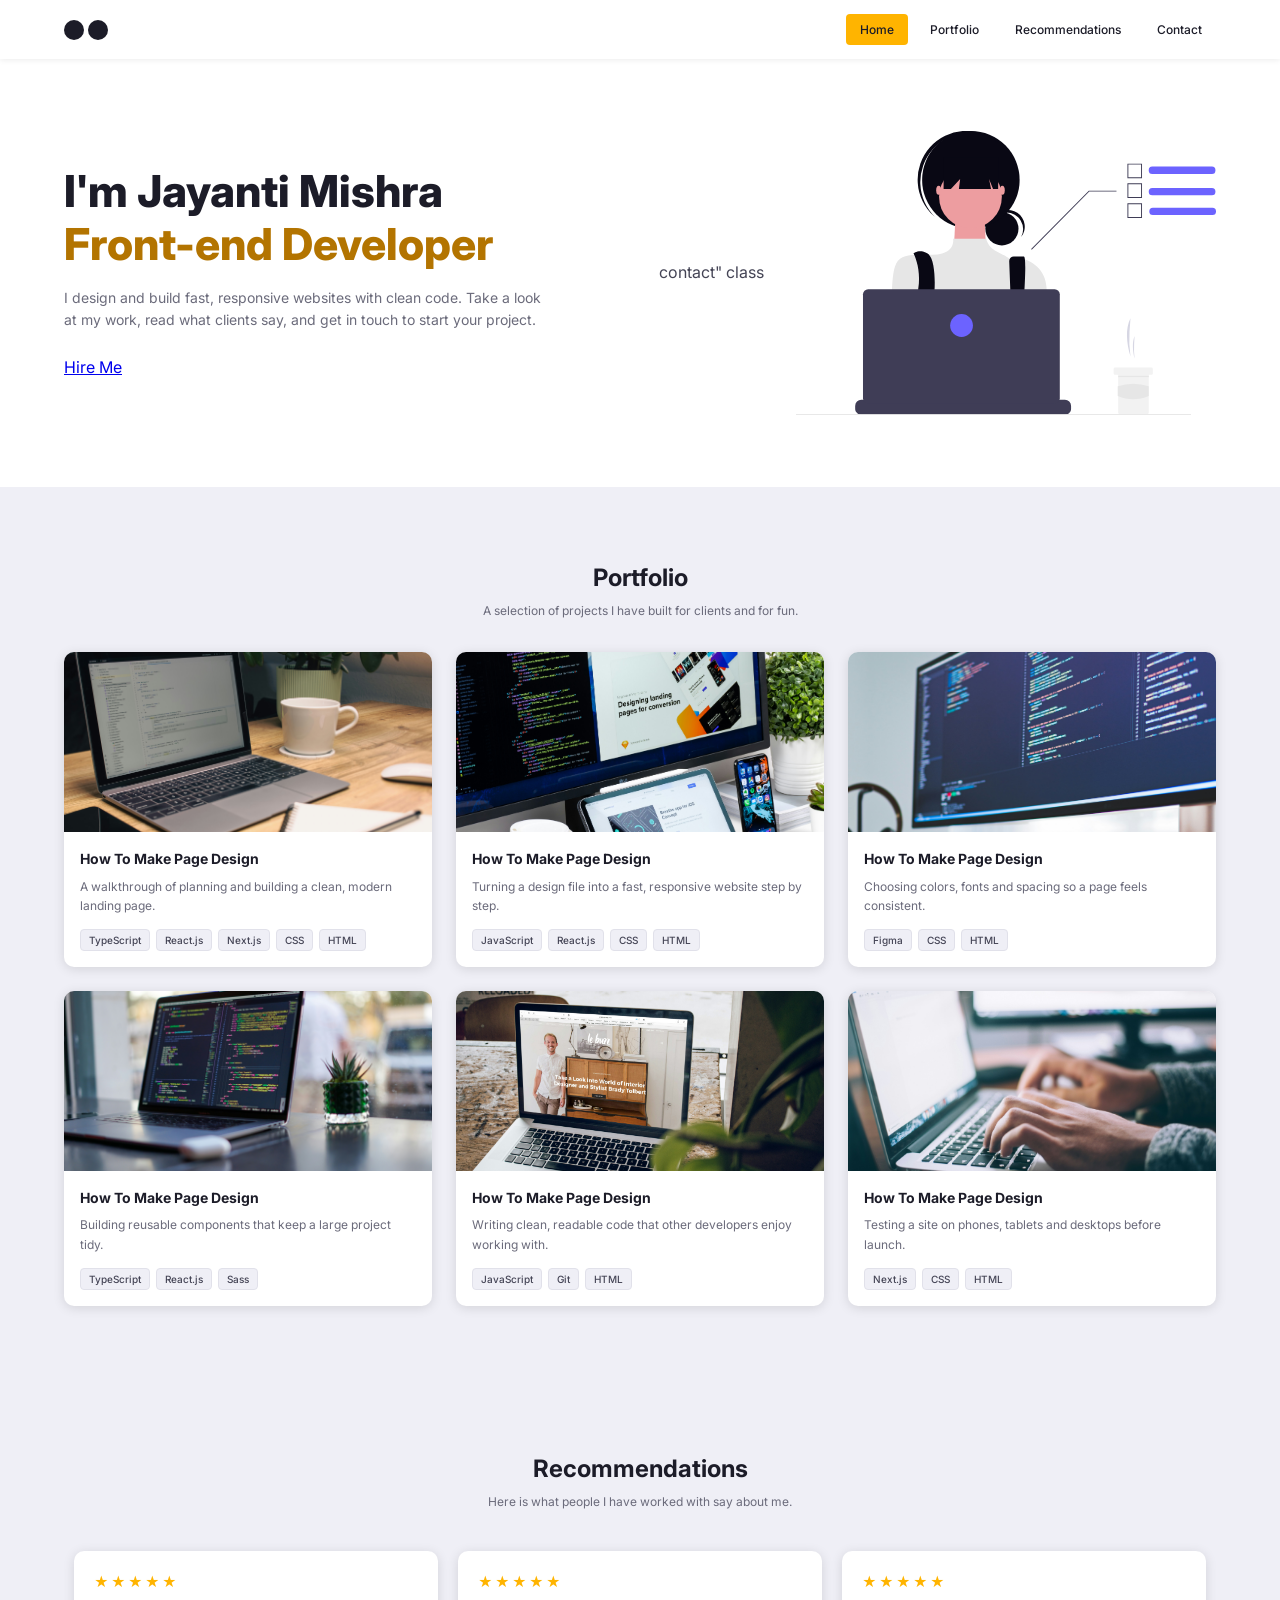
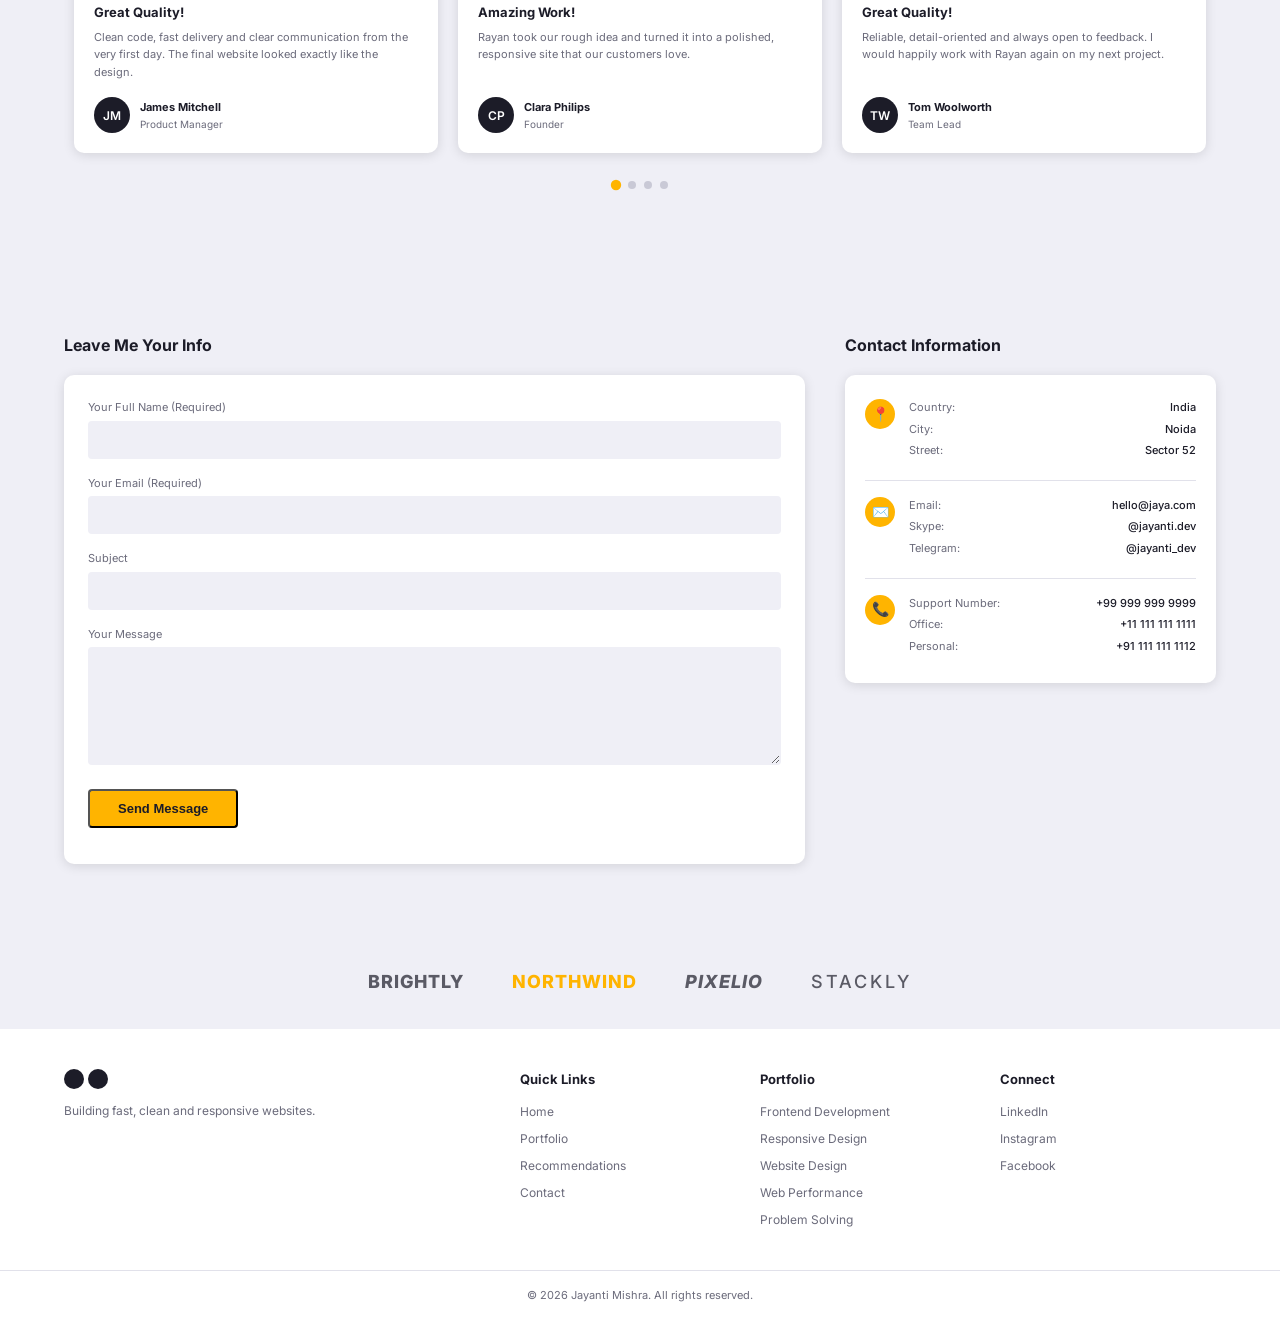
<file: portfolio/index.html>
<!DOCTYPE html>
<html lang="en">
<head>
  <meta charset="UTF-8">
  <meta name="viewport" content="width=device-width, initial-scale=1.0">
  <title>Jayanti Mishra | Front-end Developer</title>
  <link rel="preconnect" href="https://fonts.googleapis.com">
  <link href="https://fonts.googleapis.com/css2?family=Inter:wght@400;500;600;700;800&display=swap" rel="stylesheet">
  <link rel="stylesheet" href="css/style.css">
</head>
<body>
  <a href="#main-content" class="skip-link">Skip to main content</a>

  <header class="navbar">
  <div class="container navbar__inner">
    <a href="#" class="navbar__logo" aria-label="Jayanti Mishra, home">
      <span class="navbar__dot" aria-hidden="true"></span>
      <span class="navbar__dot" aria-hidden="true"></span>
    </a>

    <button class="navbar__menu-btn" aria-label="Open menu" aria-expanded="false" aria-controls="site-nav">
      <span></span>
      <span></span>
      <span></span>
    </button>

    <nav class="navbar__nav" id="site-nav" aria-label="Main navigation">
      <ul class="navbar__list">
        <li><a href="#" class="navbar__link navbar__link--active" aria-current="page">Home</a></li>
        <li><a href="#portfolio" class="navbar__link">Portfolio</a></li>
        <li><a href="#recommendations" class="navbar__link">Recommendations</a></li>
        <li><a href="#contact" class="navbar__link">Contact</a></li>
      </ul>
    </nav>
  </div>
</header>

  <main id="main-content">
    <section class="hero">
  <div class="container hero__inner">
    <div class="hero__content">
      <h1 class="hero__title">
        I'm Jayanti Mishra <span class="hero__role">Front-end Developer</span>
      </h1>
      <p class="hero__text">
        I design and build fast, responsive websites with clean code. Take a
        look at my work, read what clients say, and get in touch to start
        your project.
      </p>
      <a href="#="btn btn--primary">Hire Me</a>
    </div>contact" class

    <img
      class="hero__image"
      src="images/hero.svg"
      alt="Illustration of a developer sitting on top of a computer monitor"
    >
  </div>
</section>
<section class="portfolio" id="portfolio">
  <div class="container">
    <div class="section-header">
      <h2 class="section-header__title">Portfolio</h2>
      <p class="section-header__text">
        A selection of projects I have built for clients and for fun.
      </p>
    </div>

    <div class="portfolio__grid">
      <article class="project-card">
        <img class="project-card__image" src="images/project-1.jpg" alt="Code editor open on a laptop screen">
        <div class="project-card__body">
          <h3 class="project-card__title">How To Make Page Design</h3>
          <p class="project-card__text">
            A walkthrough of planning and building a clean, modern landing page.
          </p>
          <ul class="tags" aria-label="Technologies used">
            <li class="tags__item">TypeScript</li>
            <li class="tags__item">React.js</li>
            <li class="tags__item">Next.js</li>
            <li class="tags__item">CSS</li>
            <li class="tags__item">HTML</li>
          </ul>
        </div>
      </article>

      <article class="project-card">
        <img class="project-card__image" src="images/project-2.jpg" alt="Developer working at a desk with two monitors">
        <div class="project-card__body">
          <h3 class="project-card__title">How To Make Page Design</h3>
          <p class="project-card__text">
            Turning a design file into a fast, responsive website step by step.
          </p>
          <ul class="tags" aria-label="Technologies used">
            <li class="tags__item">JavaScript</li>
            <li class="tags__item">React.js</li>
            <li class="tags__item">CSS</li>
            <li class="tags__item">HTML</li>
          </ul>
        </div>
      </article>

      <article class="project-card">
        <img class="project-card__image" src="images/project-3.jpg" alt="Website layout sketched on a screen">
        <div class="project-card__body">
          <h3 class="project-card__title">How To Make Page Design</h3>
          <p class="project-card__text">
            Choosing colors, fonts and spacing so a page feels consistent.
          </p>
          <ul class="tags" aria-label="Technologies used">
            <li class="tags__item">Figma</li>
            <li class="tags__item">CSS</li>
            <li class="tags__item">HTML</li>
          </ul>
        </div>
      </article>

      <article class="project-card">
        <img class="project-card__image" src="images/project-4.jpg" alt="Colorful app interface mockup on a screen">
        <div class="project-card__body">
          <h3 class="project-card__title">How To Make Page Design</h3>
          <p class="project-card__text">
            Building reusable components that keep a large project tidy.
          </p>
          <ul class="tags" aria-label="Technologies used">
            <li class="tags__item">TypeScript</li>
            <li class="tags__item">React.js</li>
            <li class="tags__item">Sass</li>
          </ul>
        </div>
      </article>

      <article class="project-card">
        <img class="project-card__image" src="images/project-5.jpg" alt="Lines of code on a dark screen">
        <div class="project-card__body">
          <h3 class="project-card__title">How To Make Page Design</h3>
          <p class="project-card__text">
            Writing clean, readable code that other developers enjoy working with.
          </p>
          <ul class="tags" aria-label="Technologies used">
            <li class="tags__item">JavaScript</li>
            <li class="tags__item">Git</li>
            <li class="tags__item">HTML</li>
          </ul>
        </div>
      </article>

      <article class="project-card">
        <img class="project-card__image" src="images/project-6.jpg" alt="Laptop showing a finished website">
        <div class="project-card__body">
          <h3 class="project-card__title">How To Make Page Design</h3>
          <p class="project-card__text">
            Testing a site on phones, tablets and desktops before launch.
          </p>
          <ul class="tags" aria-label="Technologies used">
            <li class="tags__item">Next.js</li>
            <li class="tags__item">CSS</li>
            <li class="tags__item">HTML</li>
          </ul>
        </div>
      </article>
    </div>
  </div>
</section>
<section class="recommendations" id="recommendations">
  <div class="container">
    <div class="section-header">
      <h2 class="section-header__title">Recommendations</h2>
      <p class="section-header__text">
        Here is what people I have worked with say about me.
      </p>
    </div>

    <div class="carousel" aria-roledescription="carousel" aria-label="Client recommendations">
      <div class="carousel__viewport">
        <div class="carousel__track">

          <div class="carousel__slide" role="group" aria-roledescription="slide" aria-label="1 of 6">
            <figure class="review">
              <div class="review__stars" role="img" aria-label="5 out of 5 stars">★★★★★</div>
              <blockquote>
                <h3 class="review__title">Great Quality!</h3>
                <p class="review__text">
                  Clean code, fast delivery and clear communication from the
                  very first day. The final website looked exactly like the design.
                </p>
              </blockquote>
              <figcaption class="review__author">
                <span class="review__avatar" aria-hidden="true">JM</span>
                <span>
                  <span class="review__name">James Mitchell</span>
                  <span class="review__role">Product Manager</span>
                </span>
              </figcaption>
            </figure>
          </div>

          <div class="carousel__slide" role="group" aria-roledescription="slide" aria-label="2 of 6">
            <figure class="review">
              <div class="review__stars" role="img" aria-label="5 out of 5 stars">★★★★★</div>
              <blockquote>
                <h3 class="review__title">Amazing Work!</h3>
                <p class="review__text">
                  Rayan took our rough idea and turned it into a polished,
                  responsive site that our customers love.
                </p>
              </blockquote>
              <figcaption class="review__author">
                <span class="review__avatar" aria-hidden="true">CP</span>
                <span>
                  <span class="review__name">Clara Philips</span>
                  <span class="review__role">Founder</span>
                </span>
              </figcaption>
            </figure>
          </div>

          <div class="carousel__slide" role="group" aria-roledescription="slide" aria-label="3 of 6">
            <figure class="review">
              <div class="review__stars" role="img" aria-label="5 out of 5 stars">★★★★★</div>
              <blockquote>
                <h3 class="review__title">Great Quality!</h3>
                <p class="review__text">
                  Reliable, detail-oriented and always open to feedback. I would
                  happily work with Rayan again on my next project.
                </p>
              </blockquote>
              <figcaption class="review__author">
                <span class="review__avatar" aria-hidden="true">TW</span>
                <span>
                  <span class="review__name">Tom Woolworth</span>
                  <span class="review__role">Team Lead</span>
                </span>
              </figcaption>
            </figure>
          </div>

          <div class="carousel__slide" role="group" aria-roledescription="slide" aria-label="4 of 6">
            <figure class="review">
              <div class="review__stars" role="img" aria-label="5 out of 5 stars">★★★★★</div>
              <blockquote>
                <h3 class="review__title">Highly Recommended</h3>
                <p class="review__text">
                  Our site now loads quickly and works perfectly on phones.
                  Rayan solved problems before we even noticed them.
                </p>
              </blockquote>
              <figcaption class="review__author">
                <span class="review__avatar" aria-hidden="true">SK</span>
                <span>
                  <span class="review__name">Sara Khan</span>
                  <span class="review__role">Marketing Head</span>
                </span>
              </figcaption>
            </figure>
          </div>

          <div class="carousel__slide" role="group" aria-roledescription="slide" aria-label="5 of 6">
            <figure class="review">
              <div class="review__stars" role="img" aria-label="5 out of 5 stars">★★★★★</div>
              <blockquote>
                <h3 class="review__title">Excellent Service</h3>
                <p class="review__text">
                  Professional from start to finish. The project was delivered
                  on time and exceeded what we asked for.
                </p>
              </blockquote>
              <figcaption class="review__author">
                <span class="review__avatar" aria-hidden="true">DR</span>
                <span>
                  <span class="review__name">Daniel Roberts</span>
                  <span class="review__role">CEO</span>
                </span>
              </figcaption>
            </figure>
          </div>

          <div class="carousel__slide" role="group" aria-roledescription="slide" aria-label="6 of 6">
            <figure class="review">
              <div class="review__stars" role="img" aria-label="5 out of 5 stars">★★★★★</div>
              <blockquote>
                <h3 class="review__title">Great Quality!</h3>
                <p class="review__text">
                  A friendly developer who explains things simply and builds
                  things properly. Our whole team was impressed.
                </p>
              </blockquote>
              <figcaption class="review__author">
                <span class="review__avatar" aria-hidden="true">AL</span>
                <span>
                  <span class="review__name">Anna Lopez</span>
                  <span class="review__role">Designer</span>
                </span>
              </figcaption>
            </figure>
          </div>

        </div>
      </div>

      <!-- Dots are added here by JavaScript in the next step -->
      <div class="carousel__dots" role="group" aria-label="Choose a recommendation"></div>
    </div>
  </div>
</section>
<section class="contact" id="contact">
  <div class="container contact__inner">

    <div class="contact__form-wrap">
      <h2 class="contact__heading">Leave Me Your Info</h2>

      <form class="form" id="contact-form">
        <div class="form__field">
          <label class="form__label" for="name">Your Full Name (Required)</label>
          <input class="form__input" type="text" id="name" name="name" autocomplete="name" required>
        </div>

        <div class="form__field">
          <label class="form__label" for="email">Your Email (Required)</label>
          <input class="form__input" type="email" id="email" name="email" autocomplete="email" required>
        </div>

        <div class="form__field">
          <label class="form__label" for="subject">Subject</label>
          <input class="form__input" type="text" id="subject" name="subject">
        </div>

        <div class="form__field">
          <label class="form__label" for="message">Your Message</label>
          <textarea class="form__input form__textarea" id="message" name="message" rows="6"></textarea>
        </div>

        <button type="submit" class="btn btn--primary">Send Message</button>
        <p class="form__status" id="form-status" role="status" aria-live="polite"></p>
      </form>
    </div>

    <aside class="contact__info" aria-labelledby="info-heading">
      <h2 class="contact__heading" id="info-heading">Contact Information</h2>

      <div class="info-card">
        <div class="info-group">
          <span class="info-group__icon" aria-hidden="true">📍</span>
          <dl class="info-group__list">
            <div><dt>Country:</dt><dd>India</dd></div>
            <div><dt>City:</dt><dd>Noida</dd></div>
            <div><dt>Street:</dt><dd>Sector 52</dd></div>
          </dl>
        </div>

        <div class="info-group">
          <span class="info-group__icon" aria-hidden="true">✉️</span>
          <dl class="info-group__list">
            <div><dt>Email:</dt><dd>hello@jaya.com</dd></div>
            <div><dt>Skype:</dt><dd>@jayanti.dev</dd></div>
            <div><dt>Telegram:</dt><dd>@jayanti_dev</dd></div>
          </dl>
        </div>

        <div class="info-group">
          <span class="info-group__icon" aria-hidden="true">📞</span>
          <dl class="info-group__list">
            <div><dt>Support Number:</dt><dd>+99 999 999 9999</dd></div>
            <div><dt>Office:</dt><dd>+11 111 111 1111</dd></div>
            <div><dt>Personal:</dt><dd>+91 111 111 1112</dd></div>
          </dl>
        </div>
      </div>
    </aside>

  </div>
</section>
<section class="clients" aria-labelledby="clients-heading">
  <div class="container">
    <h2 class="visually-hidden" id="clients-heading">Companies I have worked with</h2>
    <ul class="clients__list">
      <li class="clients__item">Brightly</li>
      <li class="clients__item">Northwind</li>
      <li class="clients__item">Pixelio</li>
      <li class="clients__item">Stackly</li>
    </ul>
  </div>
</section>
  </main>
  <footer class="footer">
  <div class="container footer__inner">
    <div class="footer__brand">
      <a href="#" class="navbar__logo" aria-label="Rayan Adirdard, back to top">
        <span class="navbar__dot" aria-hidden="true"></span>
        <span class="navbar__dot" aria-hidden="true"></span>
      </a>
      <p class="footer__tagline">Building fast, clean and responsive websites.</p>
    </div>

    <nav class="footer__col" aria-label="Quick links">
      <h2 class="footer__heading">Quick Links</h2>
      <ul class="footer__list">
        <li><a href="#" class="footer__link">Home</a></li>
        <li><a href="#portfolio" class="footer__link">Portfolio</a></li>
        <li><a href="#recommendations" class="footer__link">Recommendations</a></li>
        <li><a href="#contact" class="footer__link">Contact</a></li>
      </ul>
    </nav>

    <div class="footer__col">
      <h2 class="footer__heading">Portfolio</h2>
      <ul class="footer__list">
        <li>Frontend Development</li>
        <li>Responsive Design</li>
        <li>Website Design</li>
        <li>Web Performance</li>
        <li>Problem Solving</li>
      </ul>
    </div>

    <nav class="footer__col" aria-label="Social media">
      <h2 class="footer__heading">Connect</h2>
      <ul class="footer__list">
        <li><a href="#" class="footer__link">LinkedIn</a></li>
        <li><a href="#" class="footer__link">Instagram</a></li>
        <li><a href="#" class="footer__link">Facebook</a></li>
      </ul>
    </nav>
  </div>

  <p class="footer__copy">&copy; 2026 Jayanti Mishra. All rights reserved.</p>
</footer>
  <script src="js/main.js"></script>
</body>
</html>
</file>
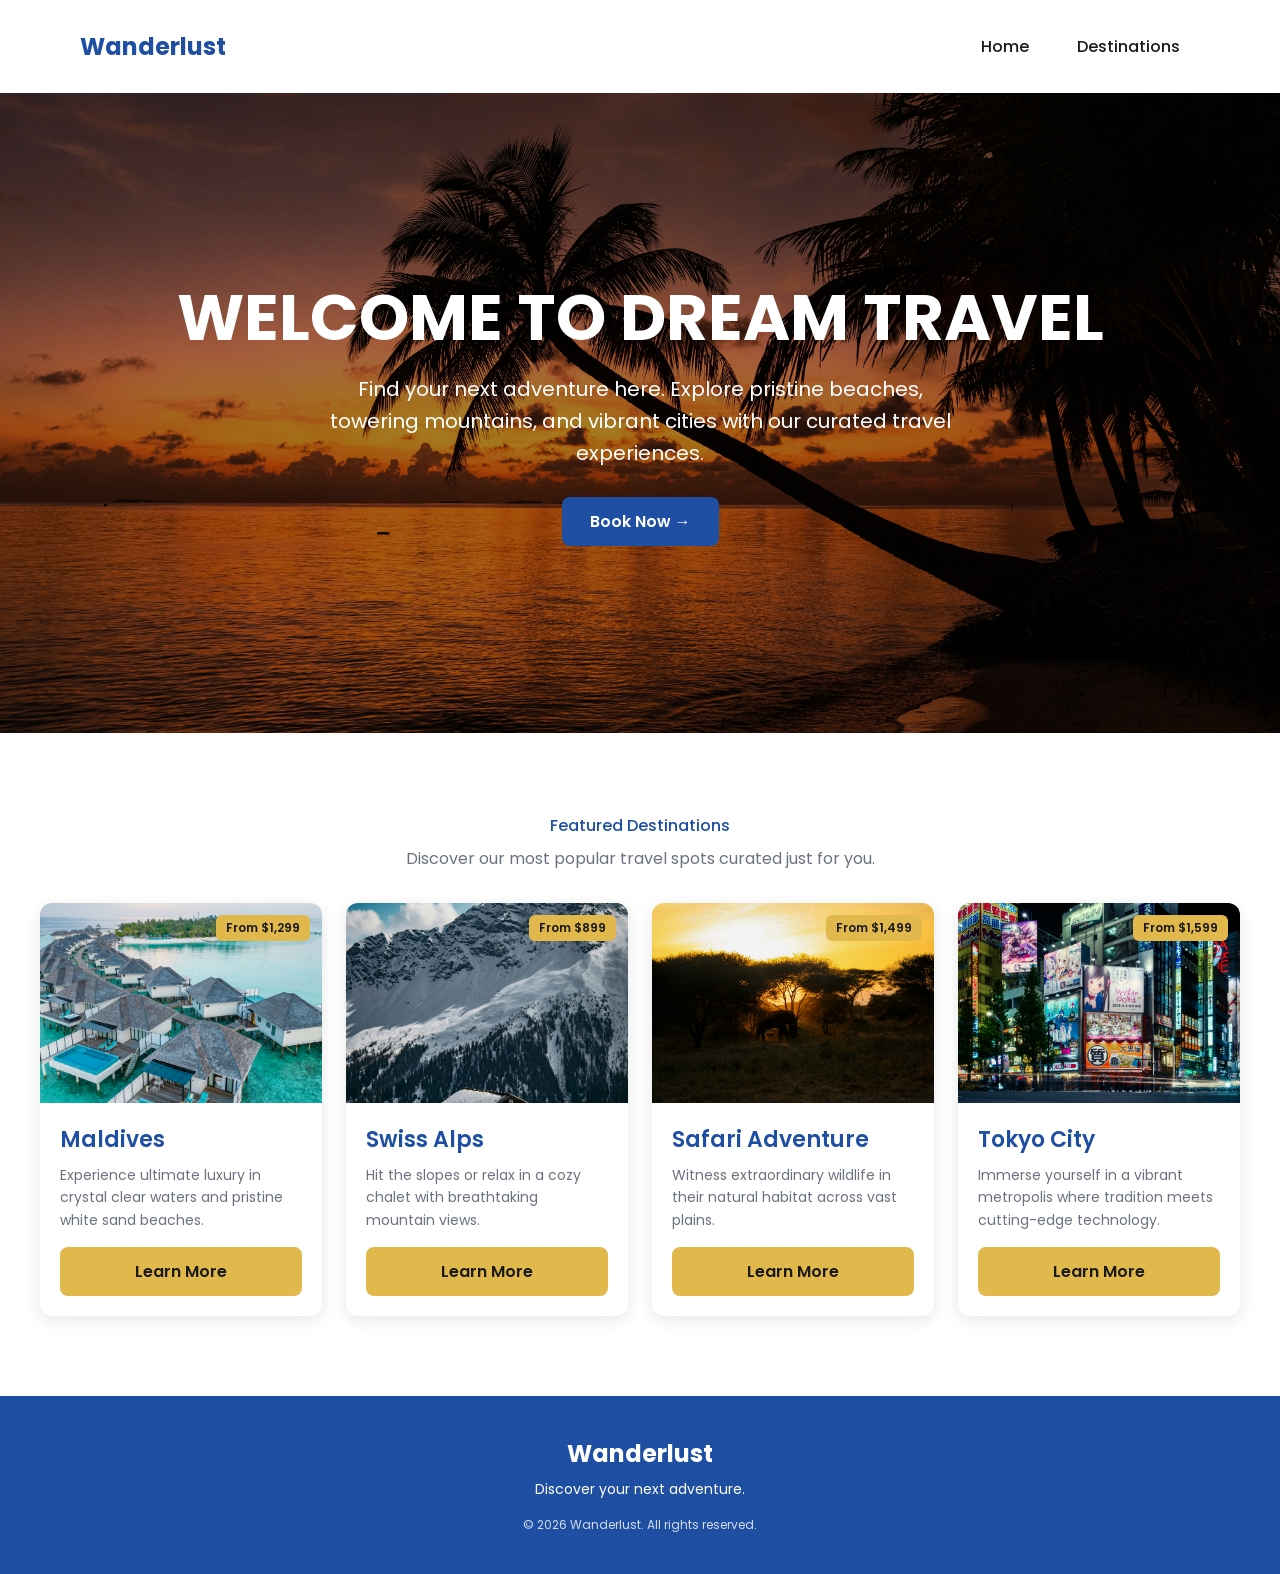
<file: wonderlust/index.html>
<!DOCTYPE html>
<html lang="en">
<head>
  <meta charset="UTF-8">
  <meta name="viewport" content="width=device-width, initial-scale=1.0">
  <title>Wanderlust</title>
  <link rel="preconnect" href="https://fonts.googleapis.com">
  <link href="https://fonts.googleapis.com/css2?family=Poppins:wght@400;500;600;700&display=swap" rel="stylesheet">
  <link rel="stylesheet" href="css/style.css">
</head>
<body>
    <a href="#main-content" class="skip-link">Skip to main content</a>
  <header class="header">
  <a href="#" class="header__logo">Wanderlust</a>

  <nav class="nav" id="main-nav" aria-label="Main navigation">
    <ul class="nav__list">
      <li><a href="#" class="nav__link">Home</a></li>
      <li><a href="#destinations" class="nav__link">Destinations</a></li>
    </ul>
  </nav>

  <button class="header__menu-btn" aria-label="Open menu" aria-expanded="false" aria-controls="main-nav">
    <span></span>
    <span></span>
    <span></span>
  </button>
</header>
<main id="main-content">
  <section class="hero">
    <h1 class="hero__title">Welcome to Dream Travel</h1>
    <p class="hero__text">
      Find your next adventure here. Explore pristine beaches, towering
      mountains, and vibrant cities with our curated travel experiences.
    </p>
    <a href="#destinations" class="btn btn--primary">
      Book Now <span aria-hidden="true">→</span>
    </a>
  </section>
  <section class="destinations" id="destinations">
  <h2 class="section-title">Featured Destinations</h2>
  <p class="section-subtitle">
    Discover our most popular travel spots curated just for you.
  </p>

  <div class="destinations__list">
    <article class="card">
      <div class="card__image-wrap">
        <img
          class="card__image"
          src="images/maldives.jpg"
          alt="Overwater villas above turquoise water in the Maldives"
        >
        <span class="card__price">From $1,299</span>
      </div>
      <div class="card__body">
        <h3 class="card__title">Maldives</h3>
        <p class="card__text">
          Experience ultimate luxury in crystal clear waters and pristine
          white sand beaches.
        </p>
        <a href="#" class="btn btn--accent">Learn More</a>
      </div>
    </article>
        <article class="card">
      <div class="card__image-wrap">
        <img
          class="card__image"
          src="images/swiss-alps.jpg"
          alt="Snow-covered mountain peaks and a wooden chalet in the Swiss Alps"
        >
        <span class="card__price">From $899</span>
      </div>
      <div class="card__body">
        <h3 class="card__title">Swiss Alps</h3>
        <p class="card__text">
          Hit the slopes or relax in a cozy chalet with breathtaking
          mountain views.
        </p>
        <a href="#" class="btn btn--accent">Learn More</a>
      </div>
    </article>

    <article class="card">
      <div class="card__image-wrap">
        <img
          class="card__image"
          src="images/safari.jpg"
          alt="Elephants walking across the savanna at sunset"
        >
        <span class="card__price">From $1,499</span>
      </div>
      <div class="card__body">
        <h3 class="card__title">Safari Adventure</h3>
        <p class="card__text">
          Witness extraordinary wildlife in their natural habitat across
          vast plains.
        </p>
        <a href="#" class="btn btn--accent">Learn More</a>
      </div>
    </article>

    <article class="card">
      <div class="card__image-wrap">
        <img
          class="card__image"
          src="images/tokyo.jpg"
          alt="A busy Tokyo street lit up with neon signs at night"
        >
        <span class="card__price">From $1,599</span>
      </div>
      <div class="card__body">
        <h3 class="card__title">Tokyo City</h3>
        <p class="card__text">
          Immerse yourself in a vibrant metropolis where tradition meets
          cutting-edge technology.
        </p>
        <a href="#" class="btn btn--accent">Learn More</a>
      </div>
    </article>
  </div>
</section>
</main>
<footer class="footer">
  <p class="footer__logo">Wanderlust</p>
  <p class="footer__text">Discover your next adventure.</p>
  <p class="footer__copy">&copy; 2026 Wanderlust. All rights reserved.</p>
</footer>
<script src="js/main.js"></script>
</body>
</body>
</html>
</file>
<file: portfolio/css/style.css>
/* ===== Design tokens ===== */
:root {
  --color-accent: #ffb400;    /* yellow: buttons, active link */
  --color-dark: #1c1c28;      /* headings, dark text */
  --color-text: #444455;
--color-muted: #6b6b7b;
  --color-bg: #efeff6;        /* page background */
  --color-card: #ffffff;
  --color-border: #e1e1ea;

  --font-main: "Inter", sans-serif;

  --radius-card: 10px;
  --radius-button: 4px;
  --shadow-card: 0 2px 12px rgba(0, 0, 0, 0.12);

  --container: 1200px;
}

/* ===== Reset ===== */
* {
  margin: 0;
  padding: 0;
  box-sizing: border-box;
}

body {
  font-family: var(--font-main);
  color: var(--color-text);
  background: var(--color-bg);
  line-height: 1.6;
}

img {
  max-width: 100%;
  display: block;
}

/* Centers content and keeps it from stretching too wide */
.container {
  width: 100%;
  max-width: var(--container);
  margin: 0 auto;
  padding: 0 24px;
}

/* ===== Accessibility ===== */
.skip-link {
  position: absolute;
  top: -100px;
  left: 16px;
  background: var(--color-dark);
  color: #ffffff;
  padding: 10px 16px;
  border-radius: var(--radius-button);
  z-index: 100;
}

.skip-link:focus {
  top: 16px;
}

a:focus-visible,
button:focus-visible {
  outline: 3px solid var(--color-accent);
  outline-offset: 3px;
}

@media (prefers-reduced-motion: no-preference) {
  html {
    scroll-behavior: smooth;
  }
}

/* ===== Navbar ===== */
.navbar {
  background: var(--color-card);
  box-shadow: 0 1px 6px rgba(0, 0, 0, 0.08);
}

.navbar__inner {
  display: flex;
  justify-content: space-between;
  align-items: center;
  padding-top: 14px;
  padding-bottom: 14px;
}

.navbar__logo {
  display: flex;
  align-items: center;
  gap: 4px;
  text-decoration: none;
}

/* Two black circles, like the logo in the design */
.navbar__dot {
  width: 20px;
  height: 20px;
  border-radius: 50%;
  background: var(--color-dark);
}

.navbar__list {
  list-style: none;
  display: flex;
  align-items: center;
  gap: 8px;
}

.navbar__link {
  display: block;
  padding: 6px 14px;
  font-size: 12px;
  font-weight: 500;
  color: var(--color-dark);
  text-decoration: none;
  border-radius: var(--radius-button);
}

.navbar__link:hover {
  color: var(--color-accent);
}

/* The page you are on is shown in yellow */
.navbar__link--active {
  background: var(--color-accent);
  color: var(--color-dark);
}

.navbar__link--active:hover {
  color: var(--color-dark);
}
/* ===== Buttons ===== */
.btn {
  display: inline-block;
  padding: 10px 28px;
  border-radius: var(--radius-button);
  font-size: 13px;
  font-weight: 600;
  text-decoration: none;
  cursor: pointer;
}

.btn--primary {
  background: var(--color-accent);
  color: var(--color-dark);
}

.btn--primary:hover {
  background: #e6a200;
}

/* ===== Hero ===== */
.hero {
  background: var(--color-card);
  padding: 48px 0;
}

.hero__inner {
  display: flex;
  flex-direction: column;
  align-items: center;
  gap: 32px;
}

.hero__title {
  font-size: 32px;
  font-weight: 800;
  line-height: 1.2;
  color: var(--color-dark);
  margin-bottom: 16px;
}

.hero__role {
  display: block;
  color: #b37400;
}

.hero__text {
  font-size: 14px;
  color: var(--color-muted);
  margin-bottom: 24px;
  max-width: 480px;
}

.hero__image {
  width: 100%;
  max-width: 420px;
}

/* On wider screens, put the text on the left and the image on the right */
@media (min-width: 768px) {
  .hero {
    padding: 72px 0;
  }

  .hero__inner {
    flex-direction: row;
    justify-content: space-between;
  }

  .hero__content {
    flex: 1;
  }

  .hero__title {
    font-size: 44px;
  }

  .hero__image {
    flex: 1;
  }
}
/* ===== Section header (reused by other sections) ===== */
.section-header {
  text-align: center;
  margin-bottom: 32px;
}

.section-header__title {
  font-size: 24px;
  font-weight: 700;
  color: var(--color-dark);
}

.section-header__text {
  font-size: 12px;
  color: var(--color-muted);
  margin-top: 4px;
}

/* ===== Portfolio ===== */
.portfolio {
  padding: 48px 0;
}

.portfolio__grid {
  display: grid;
  grid-template-columns: 1fr;
  gap: 24px;
}

.project-card {
  background: var(--color-card);
  border-radius: var(--radius-card);
  box-shadow: var(--shadow-card);
  overflow: hidden;
  display: flex;
  flex-direction: column;
}

.project-card__image {
  width: 100%;
  height: 180px;
  object-fit: cover;
}

.project-card__body {
  padding: 16px;
  display: flex;
  flex-direction: column;
  flex: 1;
}

.project-card__title {
  font-size: 14px;
  font-weight: 700;
  color: var(--color-dark);
  margin-bottom: 6px;
}

.project-card__text {
  font-size: 12px;
  color: var(--color-muted);
  margin-bottom: 14px;
  flex: 1;
}

/* ===== Tags ===== */
.tags {
  list-style: none;
  display: flex;
  flex-wrap: wrap;
  gap: 6px;
}

.tags__item {
  font-size: 10px;
  font-weight: 500;
  color: var(--color-text);
  background: var(--color-bg);
  border: 1px solid var(--color-border);
  border-radius: 4px;
  padding: 2px 8px;
}

/* Tablet: 2 columns */
@media (min-width: 640px) {
  .portfolio__grid {
    grid-template-columns: repeat(2, 1fr);
  }
}

/* Desktop: 3 columns */
@media (min-width: 1024px) {
  .portfolio {
    padding: 72px 0;
  }

  .portfolio__grid {
    grid-template-columns: repeat(3, 1fr);
  }
}
/* ===== Recommendations ===== */
.recommendations {
  padding: 48px 0;
}

/* Carousel: how many slides are visible at once */
.carousel {
  --per-view: 1;
}

.carousel__viewport {
  overflow: hidden;
}

.carousel__track {
  display: flex;
  transition: transform 0.4s ease;
}

.carousel__slide {
  flex: 0 0 calc(100% / var(--per-view));
  padding: 8px 10px 16px;
}

/* Review card */
.review {
  height: 100%;
  background: var(--color-card);
  border-radius: var(--radius-card);
  box-shadow: var(--shadow-card);
  padding: 20px;
  display: flex;
  flex-direction: column;
}

.review__stars {
  color: var(--color-accent);
  font-size: 14px;
  letter-spacing: 2px;
  margin-bottom: 8px;
}

.review__title {
  font-size: 13px;
  font-weight: 700;
  color: var(--color-dark);
  margin-bottom: 6px;
}

.review__text {
  font-size: 11px;
  color: var(--color-muted);
  margin-bottom: 16px;
}

blockquote {
  flex: 1;
}

.review__author {
  display: flex;
  align-items: center;
  gap: 10px;
}

.review__avatar {
  width: 36px;
  height: 36px;
  border-radius: 50%;
  background: var(--color-dark);
  color: #ffffff;
  font-size: 12px;
  font-weight: 600;
  display: flex;
  align-items: center;
  justify-content: center;
  flex-shrink: 0;
}

.review__name {
  display: block;
  font-size: 11px;
  font-weight: 700;
  color: var(--color-dark);
}

.review__role {
  display: block;
  font-size: 10px;
  color: var(--color-muted);
}

/* Dots */
.carousel__dots {
  display: flex;
  justify-content: center;
  gap: 8px;
  margin-top: 12px;
}

.carousel__dot {
  width: 8px;
  height: 8px;
  border: none;
  border-radius: 50%;
  background: #c9c9d6;
  cursor: pointer;
  padding: 0;
}

/* The active slide's dot is highlighted */
.carousel__dot.is-active {
  background: var(--color-accent);
  transform: scale(1.3);
}

/* Tablet: show 2 cards at once */
@media (min-width: 640px) {
  .carousel {
    --per-view: 2;
  }
}

/* Desktop: show 3 cards at once */
@media (min-width: 1024px) {
  .recommendations {
    padding: 72px 0;
  }

  .carousel {
    --per-view: 3;
  }
}
/* ===== Contact ===== */
.contact {
  padding: 48px 0;
}

.contact__inner {
  display: grid;
  grid-template-columns: 1fr;
  gap: 32px;
}

.contact__heading {
  font-size: 16px;
  font-weight: 700;
  color: var(--color-dark);
  margin-bottom: 16px;
}

/* Form */
.form {
  background: var(--color-card);
  border-radius: var(--radius-card);
  box-shadow: var(--shadow-card);
  padding: 24px;
}

.form__field {
  margin-bottom: 16px;
}

.form__label {
  display: block;
  font-size: 11px;
  color: var(--color-muted);
  margin-bottom: 4px;
}

.form__input {
  width: 100%;
  font-family: inherit;
  font-size: 13px;
  color: var(--color-dark);
  background: var(--color-bg);
  border: 1px solid transparent;
  border-radius: var(--radius-button);
  padding: 10px 12px;
}

.form__input:focus {
  outline: none;
  border-color: var(--color-accent);
  background: var(--color-card);
}

.form__textarea {
  resize: vertical;
}

.form__status {
  margin-top: 12px;
  font-size: 12px;
  color: #1a7f4b;
}

/* Contact information panel */
.info-card {
  background: var(--color-card);
  border-radius: var(--radius-card);
  box-shadow: var(--shadow-card);
  padding: 8px 20px;
}

.info-group {
  display: flex;
  align-items: flex-start;
  gap: 14px;
  padding: 16px 0;
  border-bottom: 1px solid var(--color-border);
}

.info-group:last-child {
  border-bottom: none;
}

.info-group__icon {
  flex-shrink: 0;
  width: 30px;
  height: 30px;
  border-radius: 50%;
  background: var(--color-accent);
  font-size: 14px;
  display: flex;
  align-items: center;
  justify-content: center;
}

.info-group__list {
  flex: 1;
  font-size: 11px;
}

.info-group__list > div {
  display: flex;
  justify-content: space-between;
  gap: 12px;
  margin-bottom: 4px;
}

.info-group__list dt {
  color: var(--color-muted);
}

.info-group__list dd {
  color: var(--color-dark);
  font-weight: 500;
  text-align: right;
}

/* Desktop: form on the left, info on the right */
@media (min-width: 900px) {
  .contact {
    padding: 72px 0;
  }

  .contact__inner {
    grid-template-columns: 2fr 1fr;
    gap: 40px;
    align-items: start;
  }
}
/* ===== Visually hidden (for screen readers only) ===== */
.visually-hidden {
  position: absolute;
  width: 1px;
  height: 1px;
  margin: -1px;
  padding: 0;
  overflow: hidden;
  clip: rect(0, 0, 0, 0);
  white-space: nowrap;
  border: 0;
}

/* ===== Clients strip ===== */
.clients {
  padding: 32px 0;
}

.clients__list {
  list-style: none;
  display: flex;
  flex-wrap: wrap;
  justify-content: center;
  align-items: center;
  gap: 24px 48px;
}

.clients__item {
  font-size: 18px;
  font-weight: 800;
  letter-spacing: 1px;
  text-transform: uppercase;
  color: var(--color-dark);
  opacity: 0.7;
}

/* Give each text logo a slightly different look */
.clients__item:nth-child(2) {
  color: var(--color-accent);
  opacity: 1;
}

.clients__item:nth-child(3) {
  font-style: italic;
}

.clients__item:nth-child(4) {
  font-weight: 500;
  letter-spacing: 3px;
}

/* ===== Footer ===== */
.footer {
  background: var(--color-card);
  padding: 40px 0 0;
}

.footer__inner {
  display: grid;
  grid-template-columns: 1fr 1fr;
  gap: 32px 24px;
  padding-bottom: 32px;
}

.footer__brand {
  grid-column: 1 / -1;
}

.footer__tagline {
  font-size: 12px;
  color: var(--color-muted);
  margin-top: 12px;
  max-width: 260px;
}

.footer__heading {
  font-size: 13px;
  font-weight: 700;
  color: var(--color-dark);
  margin-bottom: 12px;
}

.footer__list {
  list-style: none;
  font-size: 12px;
  color: var(--color-muted);
}

.footer__list li {
  margin-bottom: 8px;
}

.footer__link {
  color: var(--color-muted);
  text-decoration: none;
}

.footer__link:hover {
  color: var(--color-dark);
  text-decoration: underline;
}

.footer__copy {
  text-align: center;
  font-size: 11px;
  color: var(--color-muted);
  padding: 16px 24px;
  border-top: 1px solid var(--color-border);
}

/* Desktop: brand on the left, three columns on the right */
@media (min-width: 768px) {
  .footer__inner {
    grid-template-columns: 2fr 1fr 1fr 1fr;
  }

  .footer__brand {
    grid-column: auto;
  }
}
/* ===== Responsive navbar ===== */
.navbar {
  position: relative;
  z-index: 20;
}

/* Hamburger button (visible on mobile) */
.navbar__menu-btn {
  display: flex;
  flex-direction: column;
  gap: 5px;
  background: none;
  border: none;
  cursor: pointer;
  padding: 8px;
}

.navbar__menu-btn span {
  width: 22px;
  height: 2px;
  background: var(--color-dark);
}

/* Mobile menu: hidden until opened */
.navbar__nav {
  display: none;
  position: absolute;
  top: 100%;
  left: 0;
  right: 0;
  background: var(--color-card);
  box-shadow: var(--shadow-card);
}

.navbar__nav.is-open {
  display: block;
}

.navbar__list {
  flex-direction: column;
  align-items: stretch;
  gap: 0;
}

.navbar__link {
  padding: 14px 24px;
  font-size: 14px;
  border-radius: 0;
}

/* Tablet and up: normal horizontal navbar, no hamburger */
@media (min-width: 768px) {
  .navbar__menu-btn {
    display: none;
  }

  .navbar__nav {
    display: block;
    position: static;
    background: none;
    box-shadow: none;
  }

  .navbar__list {
    flex-direction: row;
    align-items: center;
    gap: 8px;
  }

  .navbar__link {
    padding: 6px 14px;
    font-size: 12px;
    border-radius: var(--radius-button);
  }
}
</file>
<file: wonderlust/css/style.css>
/* ===== Design tokens (change values here, they update everywhere) ===== */
:root {
  --color-primary: #1f4fa3;   /* blue: logo, headings */
  --color-accent: #e0b84c;    /* gold: buttons, price tags */
  --color-text: #1a1a1a;
  --color-muted: #6b7280;
  --color-bg: #ffffff;

  --font-main: "Poppins", sans-serif;

  --radius-card: 12px;
  --radius-button: 8px;
  --shadow-card: 0 4px 16px rgba(0, 0, 0, 0.1);
}

/* ===== Reset ===== */
* {
  margin: 0;
  padding: 0;
  box-sizing: border-box;
}

body {
  font-family: var(--font-main);
  color: var(--color-text);
  background: var(--color-bg);
}
/* ===== Header ===== */
.header {
  position: relative;
  display: flex;
  justify-content: space-between;
  align-items: center;
  padding: 16px 20px;
  background: var(--color-bg);
}

.header__logo {
  font-size: 24px;
  font-weight: 700;
  color: var(--color-primary);
  text-decoration: none;
}

.header__menu-btn {
  display: flex;
  flex-direction: column;
  gap: 5px;
  background: none;
  border: none;
  cursor: pointer;
  padding: 8px;
}

.header__menu-btn span {
  width: 22px;
  height: 2px;
  background: var(--color-text);
}
/* ===== Buttons ===== */
.btn {
  display: inline-block;
  padding: 12px 28px;
  border-radius: var(--radius-button);
  font-weight: 600;
  font-size: 16px;
  text-decoration: none;
  cursor: pointer;
}

.btn--primary {
  background: var(--color-primary);
  color: #ffffff;
}

/* ===== Hero ===== */
.hero {
  min-height: 420px;
  padding: 60px 24px;
  display: flex;
  flex-direction: column;
  align-items: center;
  justify-content: center;
  text-align: center;
  color: #ffffff;
  background:
    linear-gradient(rgba(0, 0, 0, 0.35), rgba(0, 0, 0, 0.35)),
    url("../images/hero.jpg") center / cover no-repeat;
}

.hero__title {
  font-size: 32px;
  font-weight: 700;
  text-transform: uppercase;
  line-height: 1.2;
  margin-bottom: 16px;
}

.hero__text {
  max-width: 560px;
  font-size: 16px;
  line-height: 1.6;
  margin-bottom: 28px;
}
/* ===== Section headings ===== */
.section-title {
  font-size: 14px;
  font-weight: 500;
  color: var(--color-primary);
  text-align: center;
}

.section-subtitle {
  font-size: 14px;
  color: var(--color-muted);
  text-align: center;
  margin: 8px 0 24px;
}

/* ===== Destinations ===== */
.destinations {
  padding: 40px 20px;
}

.destinations__list {
  display: flex;
  flex-direction: column;
  gap: 24px;
}

/* ===== Card ===== */
.card {
  background: var(--color-bg);
  border-radius: var(--radius-card);
  box-shadow: var(--shadow-card);
  overflow: hidden;
}

.card__image-wrap {
  position: relative;
}

.card__image {
  display: block;
  width: 100%;
  height: 200px;
  object-fit: cover;
}

.card__price {
  position: absolute;
  top: 12px;
  right: 12px;
  background: var(--color-accent);
  color: var(--color-text);
  font-size: 12px;
  font-weight: 600;
  padding: 4px 10px;
  border-radius: 6px;
}

.card__body {
  padding: 20px;
}

.card__title {
  font-size: 22px;
  font-weight: 600;
  color: var(--color-primary);
  margin-bottom: 8px;
}

.card__text {
  font-size: 14px;
  line-height: 1.6;
  color: var(--color-muted);
  margin-bottom: 16px;
}

.btn--accent {
  display: block;
  text-align: center;
  background: var(--color-accent);
  color: var(--color-text);
}
/* ===== Mobile navigation ===== */
.nav {
  display: none;
  position: absolute;
  top: 100%;
  left: 0;
  right: 0;
  background: var(--color-bg);
  box-shadow: var(--shadow-card);
  z-index: 10;
}

.nav.is-open {
  display: block;
}

.nav__list {
  list-style: none;
}

.nav__link {
  display: block;
  padding: 14px 20px;
  color: var(--color-text);
  font-weight: 500;
  text-decoration: none;
}

.nav__link:hover,
.nav__link:focus-visible {
  color: var(--color-primary);
}
/* ===== Footer ===== */
.footer {
  background: var(--color-primary);
  color: #ffffff;
  text-align: center;
  padding: 40px 20px;
}

.footer__logo {
  font-size: 24px;
  font-weight: 700;
  margin-bottom: 8px;
}

.footer__text {
  font-size: 14px;
  margin-bottom: 16px;
}

.footer__copy {
  font-size: 12px;
  opacity: 0.8;
}

/* ===== Accessibility ===== */
/* Hidden until a keyboard user tabs to it */
.skip-link {
  position: absolute;
  top: -100px;
  left: 16px;
  background: var(--color-text);
  color: #ffffff;
  padding: 10px 16px;
  border-radius: var(--radius-button);
  z-index: 100;
}

.skip-link:focus {
  top: 16px;
}

/* Clear outline when navigating with the keyboard */
a:focus-visible,
button:focus-visible {
  outline: 3px solid var(--color-accent);
  outline-offset: 3px;
}

/* Smooth scrolling for users who haven't asked for less motion */
@media (prefers-reduced-motion: no-preference) {
  html {
    scroll-behavior: smooth;
  }
}
/* ===== Tablet: 768px and up ===== */
@media (min-width: 768px) {
  .header {
    padding: 20px 40px;
  }

  .hero {
    min-height: 520px;
  }

  .hero__title {
    font-size: 48px;
  }

  .hero__text {
    font-size: 18px;
  }

  .section-title {
    font-size: 16px;
  }

  .section-subtitle {
    font-size: 16px;
    margin-bottom: 32px;
  }

  .destinations {
    padding: 60px 40px;
  }

  /* Cards go from one column to two */
  .destinations__list {
    display: grid;
    grid-template-columns: repeat(2, 1fr);
    gap: 24px;
  }

  /* Keep the Learn More buttons lined up at the bottom of each card */
  .card {
    display: flex;
    flex-direction: column;
  }

  .card__body {
    display: flex;
    flex-direction: column;
    flex: 1;
  }

  .card__text {
    flex: 1;
  }
}

/* ===== Desktop: 1024px and up ===== */
@media (min-width: 1024px) {
  .header {
    padding: 20px 80px;
  }

  /* Hide the hamburger and show the links as a horizontal bar */
  .header__menu-btn {
    display: none;
  }

  .nav {
    display: block;
    position: static;
    background: none;
    box-shadow: none;
  }

  .nav__list {
    display: flex;
    gap: 8px;
  }

  .hero {
    min-height: 640px;
  }

  .hero__title {
    font-size: 64px;
  }

  .hero__text {
    max-width: 640px;
    font-size: 20px;
  }

  /* Keep content from stretching on very wide screens */
  .destinations {
    max-width: 1280px;
    margin: 0 auto;
    padding: 80px 40px;
  }

  .destinations__list {
    grid-template-columns: repeat(4, 1fr);
  }
}
</file>
